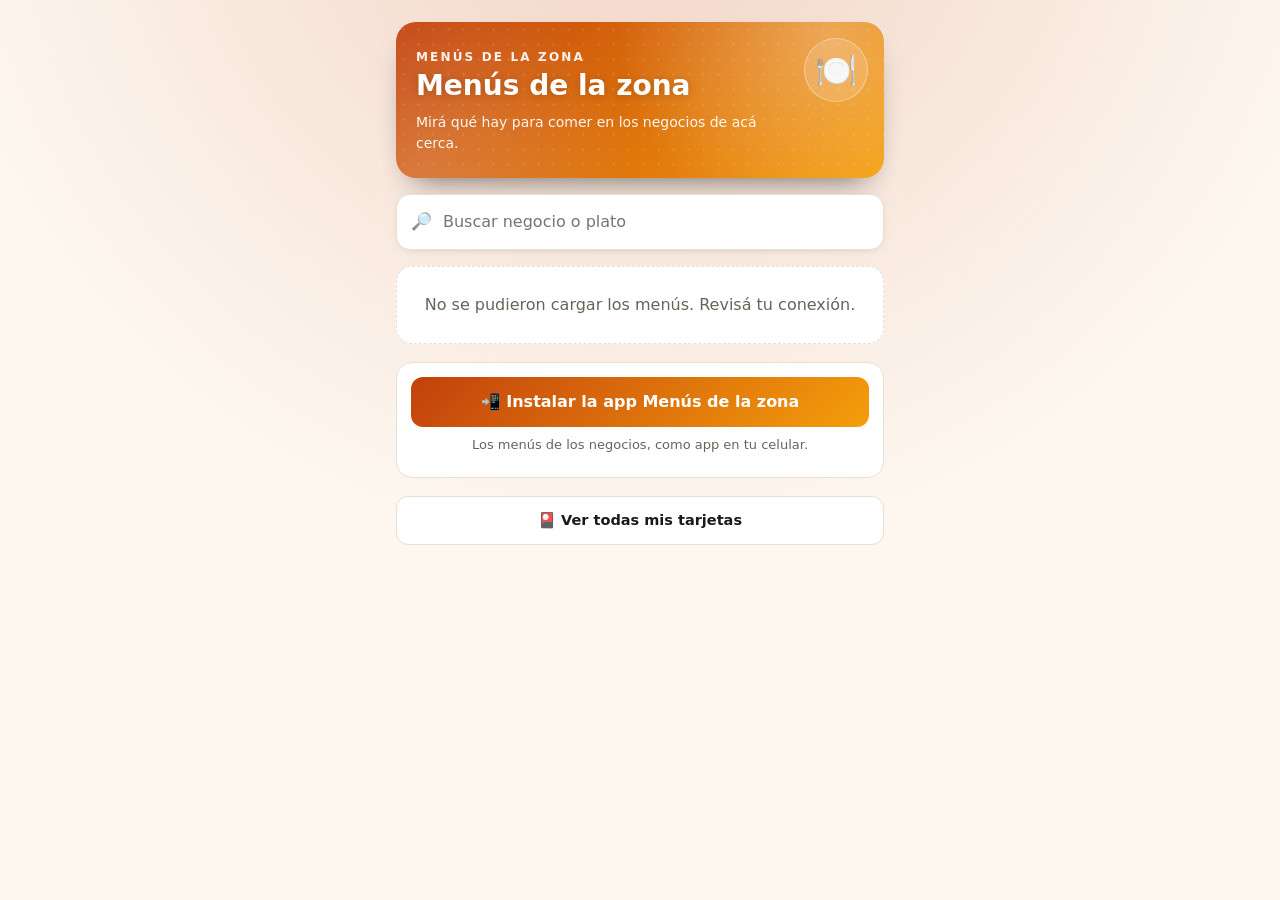
<file: menus/index.html>
<!DOCTYPE html>
<html lang="es">
<head>
<meta charset="utf-8">
<meta http-equiv="Content-Security-Policy" content="default-src 'none'; script-src 'self' 'unsafe-inline'; style-src 'self' 'unsafe-inline'; connect-src https://bnyfhoxrezvotfktrxmb.supabase.co; img-src 'self' data: https://bnyfhoxrezvotfktrxmb.supabase.co; manifest-src 'self'; base-uri 'none'; form-action 'none'">
<meta name="referrer" content="no-referrer">
<meta name="description" content="Mirá los menús de los negocios de tu zona: cafés, rotiserías, hamburgueserías y más.">
<link rel="manifest" href="manifest.json">
<meta name="viewport" content="width=device-width, initial-scale=1">
<meta name="theme-color" content="#c2410c">
<link rel="apple-touch-icon" href="../icon-192.png">
<title>Menús de la zona</title>
<style>
:root{--ac:#c2410c;--ac2:#f59e0b;--ac-ink:#fff;--bg:#fdf7f0;--card:#ffffff;--ink:#1c1917;--mute:#6b6259;--line:#eadfd3;color-scheme:light dark}
@media (prefers-color-scheme:dark){:root{--bg:#17130f;--card:#231d18;--ink:#f5efe8;--mute:#c0b3a5;--line:#3a3029}}
*{box-sizing:border-box}
body{margin:0;background:var(--bg);color:var(--ink);font:16px/1.5 system-ui,-apple-system,Segoe UI,Roboto,sans-serif;min-height:100vh;background-image:radial-gradient(circle at 50% -18%,color-mix(in srgb,var(--ac) 20%,transparent),transparent 58%);background-attachment:fixed}
main{max-width:520px;margin:0 auto;padding:22px 16px 48px}
.bhero{position:relative;overflow:hidden;border-radius:20px;padding:26px 20px 24px;margin:0 0 16px;color:var(--ac-ink);box-shadow:0 16px 32px -18px rgba(0,0,0,.65);background-image:radial-gradient(circle at 88% 6%,rgba(255,255,255,.3),transparent 46%),radial-gradient(circle at 4% 96%,rgba(255,255,255,.2),transparent 44%),linear-gradient(135deg,var(--ac),var(--ac2))}
.bhero::after{content:"";position:absolute;inset:0;background-image:radial-gradient(color-mix(in srgb,var(--ac-ink) 30%,transparent) 1.2px,transparent 1.3px);background-size:15px 15px;opacity:.35;pointer-events:none}
.bhero-ico{position:absolute;z-index:1;right:16px;top:16px;width:64px;height:64px;display:grid;place-items:center;font-size:34px;background:color-mix(in srgb,var(--ac-ink) 15%,transparent);border:1px solid color-mix(in srgb,var(--ac-ink) 35%,transparent);border-radius:50%}
.bhero-k{position:relative;z-index:1;margin:0 0 4px;font-size:12px;font-weight:800;letter-spacing:.18em;text-transform:uppercase;opacity:.92}
.bhero h1{position:relative;z-index:1;margin:0;color:var(--ac-ink);font-size:28px;line-height:1.15;text-shadow:0 1px 8px rgba(0,0,0,.18)}
.bhero-u{position:relative;z-index:1;margin:10px 0 0;font-size:14px;opacity:.94;max-width:78%}
.buscar{position:relative;margin:0 0 16px}
.buscar input{width:100%;padding:15px 16px 15px 46px;border:1px solid var(--line);border-radius:14px;background:var(--card);color:var(--ink);font:inherit;box-shadow:0 2px 12px -8px rgba(0,0,0,.5)}
.buscar input:focus{outline:2px solid color-mix(in srgb,var(--ac) 60%,transparent);outline-offset:1px}
.buscar::before{content:"🔎";position:absolute;left:15px;top:50%;transform:translateY(-50%);font-size:17px;opacity:.7;pointer-events:none}
.nlist{display:grid;gap:14px}
.neg{display:block;text-decoration:none;color:var(--ink);border:1px solid var(--line);border-radius:18px;overflow:hidden;background:var(--card);box-shadow:0 6px 22px -16px rgba(0,0,0,.6);transition:transform .12s ease,box-shadow .12s ease}
.neg:hover{transform:translateY(-2px);box-shadow:0 14px 28px -18px rgba(0,0,0,.7)}
.neg:active{transform:translateY(0)}
.neg-cover{position:relative;min-height:130px;display:flex;align-items:flex-end;background-image:radial-gradient(circle at 90% 0%,rgba(255,255,255,.28),transparent 48%),linear-gradient(135deg,var(--nc,var(--ac)),var(--nc2,var(--ac2)))}
.neg-cover img{position:absolute;inset:0;width:100%;height:100%;object-fit:cover}
.neg-cover::after{content:"";position:absolute;inset:0;background:linear-gradient(to top,rgba(0,0,0,.74),rgba(0,0,0,.18) 60%,transparent);pointer-events:none}
.neg-sign{position:relative;z-index:1;width:100%;padding:12px 15px;display:flex;align-items:center;gap:10px;color:#fff}
.neg-ico{width:44px;height:44px;flex:none;display:grid;place-items:center;font-size:24px;background:rgba(255,255,255,.2);border:1px solid rgba(255,255,255,.35);border-radius:13px;backdrop-filter:blur(3px)}
.neg-t{min-width:0;font-size:21px;font-weight:800;letter-spacing:-.01em;text-shadow:0 2px 10px rgba(0,0,0,.6);overflow:hidden;text-overflow:ellipsis;white-space:nowrap}
.neg-body{padding:13px 15px 15px}
.neg-meta{display:flex;flex-wrap:wrap;gap:6px;margin:0 0 10px}
.tag{font-size:11.5px;font-weight:700;padding:4px 10px;border-radius:999px;background:color-mix(in srgb,var(--ac) 12%,var(--bg));color:color-mix(in srgb,var(--ac) 72%,var(--ink));border:1px solid color-mix(in srgb,var(--ac) 26%,var(--line));white-space:nowrap}
.neg-mute{margin:0;font-size:13.5px;color:var(--mute)}
.neg-cta{display:inline-block;margin-top:11px;padding:11px 16px;border-radius:12px;background:linear-gradient(135deg,var(--nc,var(--ac)),var(--nc2,var(--ac2)));color:#fff;font-weight:700;font-size:14.5px}
.cargando,.vacio{padding:26px 16px;text-align:center;color:var(--mute);border:1px dashed var(--line);border-radius:16px;background:var(--card)}
.pie{margin:22px 0 0;text-align:center;font-size:12.5px;color:var(--mute)}
.instbox{margin:18px 0 0;padding:14px;border:1px solid var(--line);border-radius:16px;background:var(--card);text-align:center}
.instbox button{width:100%;padding:13px 16px;border:0;border-radius:12px;background:linear-gradient(135deg,var(--ac),var(--ac2));color:#fff;font:inherit;font-weight:700;cursor:pointer}
.instbox p{margin:8px 0 0;font-size:13px;color:var(--mute)}
.volver{display:block;margin:18px 0 0;padding:13px 16px;border:1px solid var(--line);border-radius:12px;background:var(--card);color:var(--ink);font-weight:700;text-align:center;text-decoration:none;font-size:14.5px}
.volver:active{transform:translateY(1px)}
@media (prefers-reduced-motion:reduce){.neg{transition:none}.neg:hover{transform:none}}
</style>
</head>
<body>
<main>
<header class="bhero">
  <div class="bhero-ico" aria-hidden="true">🍽️</div>
  <p class="bhero-k">Menús de la zona</p>
  <h1 id="ttl">Menús de la zona</h1>
  <p class="bhero-u">Mirá qué hay para comer en los negocios de acá cerca.</p>
</header>
<div class="buscar"><input id="q" type="search" autocomplete="off" placeholder="Buscar negocio o plato" aria-label="Buscar negocio o plato"></div>
<div id="lista" class="nlist"><div class="cargando">Cargando menús…</div></div>
<div class="instbox" id="inst" hidden><button id="ibtn">📲 Instalar la app Menús de la zona</button><p>Los menús de los negocios, como app en tu celular.</p><p id="imsg" aria-live="polite"></p></div>
<a class="volver" href="../tarjetas/">🎴 Ver todas mis tarjetas</a>
<p class="pie" id="pie">Actualizado automáticamente.</p>
</main>
<script>
const SUPABASE_URL = "https://bnyfhoxrezvotfktrxmb.supabase.co";
const SUPABASE_KEY = "sb_publishable_tSt87CXb32Up5zSTfgTfZg_uVVMXuuS";
const $l = document.getElementById('lista'), $q = document.getElementById('q');
const esc = s => String(s ?? '').replace(/[&<>"']/g, c => ({'&':'&amp;','<':'&lt;','>':'&gt;','"':'&quot;',"'":'&#39;'}[c]));
const norm = s => String(s ?? '').toLowerCase().normalize('NFD').replace(/[\u0300-\u036f]/g, '');
async function rpc(fn, args) {
  const r = await fetch(SUPABASE_URL + '/rest/v1/rpc/' + fn, {
    method: 'POST',
    headers: { apikey: SUPABASE_KEY, Authorization: 'Bearer ' + SUPABASE_KEY, 'Content-Type': 'application/json' },
    body: JSON.stringify(args || {})
  });
  const d = await r.json().catch(() => null);
  if (!r.ok) {
    const err = new Error((d && d.message) || 'Error de conexión');
    err.status = r.status;
    err.code = (d && d.code) || '';
    throw err;
  }
  return d;
}
function colorSeguro(c, alt) { return /^#[0-9a-f]{6}$/i.test(String(c || '')) ? c : alt; }
function tarjeta(b) {
  const cover = String(b.cover || '').trim();
  const ico = String(b.emoji || '').trim() || '🍽️';
  const tags = (b.categories || []).slice(0, 4).map(c => `<span class="tag">${esc(c)}</span>`).join('');
  const cat = (b.categories || []).length > 4 ? `<span class="tag">+${(b.categories || []).length - 4} más</span>` : '';
  const dir = b.address ? `<p class="neg-mute">📍 ${esc(b.address)}</p>` : '';
  const c1 = colorSeguro(b.color, '#c2410c'), c2 = colorSeguro(b.color2, '#f59e0b');
  return `<a class="neg" href="../?b=${encodeURIComponent(b.slug)}&menu=1" style="--nc:${c1};--nc2:${c2}">
    <div class="neg-cover">${cover ? `<img src="${esc(cover)}" alt="" loading="lazy" onerror="this.remove()">` : ''}
      <div class="neg-sign"><span class="neg-ico" aria-hidden="true">${esc(ico)}</span><span class="neg-t">${esc(b.name)}</span></div>
    </div>
    <div class="neg-body">${tags || cat ? `<div class="neg-meta">${tags}${cat}</div>` : ''}
      ${dir}
      <p class="neg-mute">${b.items} producto${b.items === 1 ? '' : 's'} en el menú</p>
      <span class="neg-cta">Ver el menú →</span>
    </div></a>`;
}
let timer = null;
async function cargar() {
  try {
    const r = await rpc('get_menu_directory', { p_q: $q.value.trim() });
    const bs = (r && r.businesses) || [];
    if (!bs.length) {
      $l.innerHTML = `<div class="vacio">${$q.value.trim() ? 'No encontramos nada con ese texto.' : 'Todavía no hay menús cargados.'}</div>`;
    } else {
      $l.innerHTML = bs.map(tarjeta).join('');
    }
    document.getElementById('pie').textContent = bs.length + (bs.length === 1 ? ' negocio' : ' negocios') + ' con menú.';
  } catch (e) {
    /* Si la función del directorio todavía no está creada en la base,
       avisamos claro en vez de decir "revisá tu conexión". */
    const faltaFuncion = e && (e.code === 'PGRST202' || e.status === 404);
    $l.innerHTML = faltaFuncion
      ? '<div class="vacio">El directorio de menús todavía no está activado.<br>Pedile al negocio que lo active desde su panel.</div>'
      : '<div class="vacio">No se pudieron cargar los menús. Revisá tu conexión.</div>';
    document.getElementById('pie').textContent = '';
  }
}
$q.oninput = () => { clearTimeout(timer); timer = setTimeout(cargar, 220); };
cargar();
/* ---- Instalar la app (independiente del resto) ---- */
const yaInstalada = () => matchMedia('(display-mode: standalone)').matches || navigator.standalone === true;
const esIOS = () => /iphone|ipad|ipod/i.test(navigator.userAgent) || (navigator.platform === 'MacIntel' && navigator.maxTouchPoints > 1);
let inst = null;
addEventListener('beforeinstallprompt', e => { e.preventDefault(); inst = e; });
if (!yaInstalada()) document.getElementById('inst').hidden = false;
document.getElementById('ibtn').onclick = () => {
  const msg = document.getElementById('imsg');
  if (inst) { inst.prompt(); inst = null; msg.textContent = ''; return; }
  if (yaInstalada()) { msg.textContent = 'Ya la tenés instalada.'; return; }
  const pc = !esIOS() && !/android/i.test(navigator.userAgent);
  msg.innerHTML = esIOS()
    ? 'Tocá <b>Compartir</b> (el cuadradito con la flecha) y elegí <b>“Agregar a pantalla de inicio”</b>.'
    : pc
      ? 'En <b>Chrome de la compu</b>: buscá el ícono de <b>instalar</b> a la derecha de la barra de direcciones (una pantallita con una flecha ↓). Si no lo ves, abrí el menú <b>⋮</b> y elegí <b>“Instalar aplicación”</b>.'
      : 'Abrí el menú del navegador (⋮) y elegí <b>“Instalar aplicación”</b> o <b>“Agregar a pantalla de inicio”</b>.';
};
if ('serviceWorker' in navigator) navigator.serviceWorker.register('sw.js', { scope: './' }).catch(() => {});
</script>
</body>
</html>
</file>
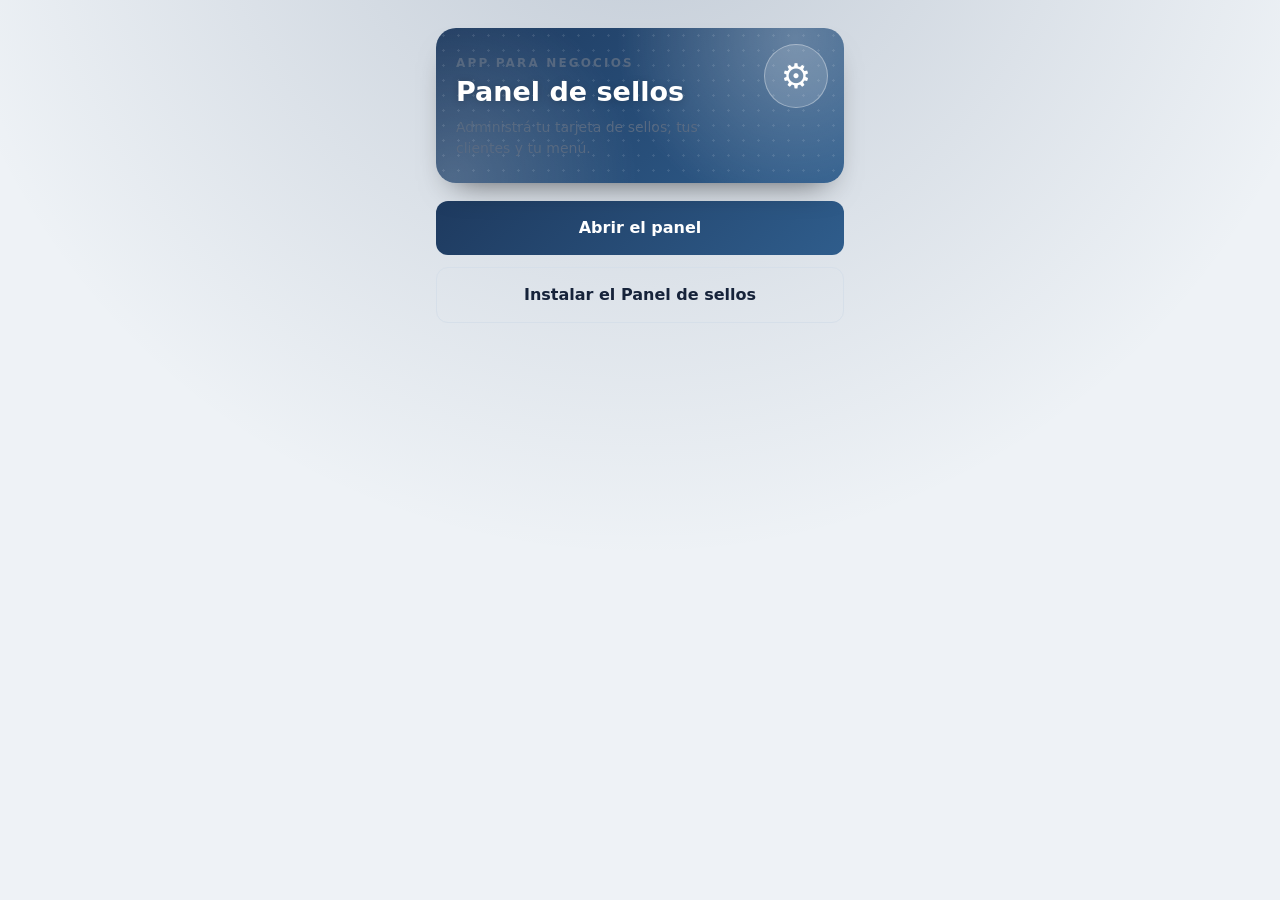
<file: panel/index.html>
<!DOCTYPE html>
<html lang="es">
<head>
<meta charset="utf-8">
<meta http-equiv="Content-Security-Policy" content="default-src 'none'; script-src 'self' 'unsafe-inline'; style-src 'unsafe-inline'; connect-src https://bnyfhoxrezvotfktrxmb.supabase.co; img-src 'self' data:; manifest-src 'self'; worker-src 'self'; media-src blob: mediastream:; base-uri 'none'; form-action 'none'">
<meta name="referrer" content="no-referrer">
<meta name="robots" content="noindex">
<meta name="description" content="Panel de sellos del negocio: sumá sellos, mirá tus clientes y editá tu menú.">
<link rel="manifest" href="manifest.json">
<meta name="viewport" content="width=device-width, initial-scale=1">
<title>Panel de sellos</title>
<style>
:root{--ac:#1e3a5f;--ac2:#2f5d8c;--ac-ink:#fff;--bg:#eef2f6;--card:#ffffff;--ink:#16233a;--mute:#5a6b82;--line:#d6dfe9;color-scheme:light dark}
@media (prefers-color-scheme:dark){:root{--bg:#131a24;--card:#1c2735;--ink:#e9eff7;--mute:#9fb0c5;--line:#2d3c4e}}
*{box-sizing:border-box}
body{margin:0;background:var(--bg);color:var(--ink);font:16px/1.5 system-ui,-apple-system,Segoe UI,Roboto,sans-serif;min-height:100vh;background-image:radial-gradient(circle at 50% -18%,color-mix(in srgb,var(--ac) 22%,transparent),transparent 58%);background-attachment:fixed}
main{max-width:440px;margin:0 auto;padding:28px 16px 40px}
.bhero{position:relative;overflow:hidden;border-radius:20px;padding:26px 20px 24px;margin:0 0 18px;color:var(--ac-ink);box-shadow:0 16px 32px -18px rgba(0,0,0,.65);background-image:radial-gradient(circle at 88% 6%,rgba(255,255,255,.28),transparent 46%),radial-gradient(circle at 4% 96%,rgba(255,255,255,.2),transparent 44%),linear-gradient(135deg,var(--ac),var(--ac2))}
.bhero::after{content:"";position:absolute;inset:0;background-image:radial-gradient(color-mix(in srgb,var(--ac-ink) 30%,transparent) 1.2px,transparent 1.3px);background-size:15px 15px;opacity:.35;pointer-events:none}
.bhero-ico{position:absolute;z-index:1;right:16px;top:16px;width:64px;height:64px;display:grid;place-items:center;font-size:34px;background:color-mix(in srgb,var(--ac-ink) 15%,transparent);border:1px solid color-mix(in srgb,var(--ac-ink) 35%,transparent);border-radius:50%}
.bhero-k{position:relative;z-index:1;margin:0 0 4px;font-size:12px;font-weight:800;letter-spacing:.18em;text-transform:uppercase;opacity:.92}
.bhero h1{position:relative;z-index:1;margin:0;color:var(--ac-ink);font-size:27px;line-height:1.15;text-shadow:0 1px 8px rgba(0,0,0,.18)}
.bhero-u{position:relative;z-index:1;margin:10px 0 0;font-size:14px;opacity:.94;max-width:78%}
p{margin:0 0 14px;color:var(--mute)}
button,.btn{display:block;width:100%;padding:15px 16px;border:0;border-radius:12px;background:linear-gradient(135deg,var(--ac),var(--ac2));color:#fff;font:inherit;font-weight:700;cursor:pointer;text-align:center;text-decoration:none;margin-top:12px;transition:transform .12s ease,box-shadow .12s ease,filter .12s ease}
button:not(.alt):hover,.btn:not(.alt):hover{filter:brightness(1.06);box-shadow:0 10px 24px -12px color-mix(in srgb,var(--ac) 85%,transparent)}
button:not(.alt):active{transform:scale(.985)}
.btn.alt{background:transparent;color:var(--ink);border:1px solid var(--line)}
.aviso{margin-top:16px;padding:14px;border:1px solid var(--line);border-radius:14px;background:var(--card);font-size:14px;color:var(--mute);box-shadow:0 2px 10px -7px rgba(0,0,0,.4)}
.aviso b{color:var(--ink)}
</style>
</head>
<body>
<main>
<header class="bhero">
  <div class="bhero-ico" aria-hidden="true">⚙️</div>
  <p class="bhero-k">App para negocios</p>
  <h1>Panel de sellos</h1>
  <p class="bhero-u">Administrá tu tarjeta de sellos, tus clientes y tu menú.</p>
</header>
<button class="btn" id="irapp">Abrir el panel</button>
<button class="btn alt" id="inst" hidden>Instalar el Panel de sellos</button>
<div class="aviso" id="ayuda" hidden></div>
</main>
<script>
  /* Arma a dónde ir. Si el link ya trae el negocio (?b=pepe), se usa ese; si no,
     el último negocio guardado en este celular. Así el mismo panel sirve para
     todos los negocios: cada uno recibe su propio link. */
  function negocioDelLink() {
    var m = location.search.match(/[?&]b=([^&]+)/);
    if (!m) return '';
    try { return decodeURIComponent(m[1]); } catch (e) { return ''; }
  }
  function destino() {
    var s = negocioDelLink();
    if (!s) { try { s = localStorage.getItem('panel_slug') || ''; } catch (e) {} }
    return s ? ('../?b=' + encodeURIComponent(s) + '&panel=1') : '../?panel=1';
  }
  /* Cuando llega con ?b=, lo guardamos como el último negocio: la próxima vez
     que abra la app instalada, ya sabe a cuál entrar. */
  var delLink = negocioDelLink();
  if (delLink && /^[a-z0-9-]{2,40}$/.test(delLink.toLowerCase())) {
    try { localStorage.setItem('panel_slug', delLink.toLowerCase()); } catch (e) {}
  }
  document.getElementById('irapp').onclick = function () { location.href = destino(); };

  var btn = document.getElementById('inst'), ayuda = document.getElementById('ayuda');
  var ev = null;
  addEventListener('beforeinstallprompt', function (e) { e.preventDefault(); ev = e; btn.hidden = false; });
  /* En Chrome de computadora el aviso automático casi nunca aparece: mostramos
     igual el botón para que la persona vea cómo instalarla. */
  if (!(matchMedia('(display-mode: standalone)').matches || navigator.standalone)) btn.hidden = false;
  btn.onclick = function () {
    if (ev) { ev.prompt(); ev = null; btn.hidden = true; return; }
    ayuda.hidden = false;
    var pc = !/iphone|ipad|ipod|android/i.test(navigator.userAgent);
    ayuda.innerHTML = pc
      ? 'En <b>Chrome de la compu</b>: mirá a la derecha de la barra de direcciones, donde está el ícono de <b>instalar</b> (una pantallita con una flecha ↓). Si no lo ves, abrí el menú <b>⋮</b> y elegí <b>“Instalar aplicación”</b>. Se abre en su propia ventana, como un programa.'
      : 'Tocá el menú del navegador (⋮ en Android, o <b>Compartir</b> en iPhone) y elegí <b>“Instalar aplicación”</b> o <b>“Agregar a pantalla de inicio”</b>.';
  };
  if ('serviceWorker' in navigator) navigator.serviceWorker.register('sw.js', { scope: './' }).catch(function () {});
  if (matchMedia('(display-mode: standalone)').matches || navigator.standalone) location.replace(destino());
</script>
</body>
</html>
</file>
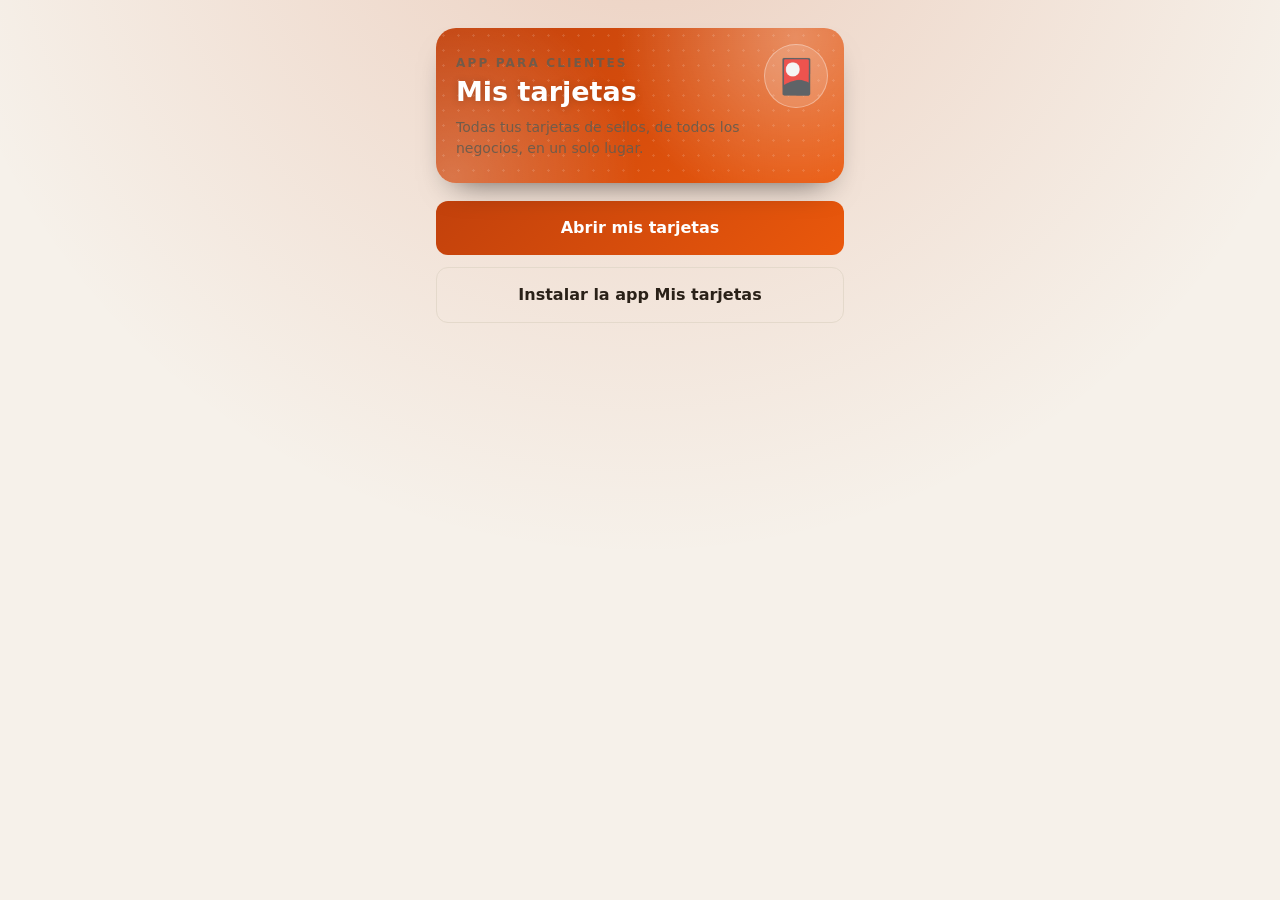
<file: tarjetas/index.html>
<!DOCTYPE html>
<html lang="es">
<head>
<meta charset="utf-8">
<meta http-equiv="Content-Security-Policy" content="default-src 'none'; script-src 'self' 'unsafe-inline'; style-src 'unsafe-inline'; connect-src https://bnyfhoxrezvotfktrxmb.supabase.co; img-src 'self' data:; manifest-src 'self'; worker-src 'self'; media-src blob: mediastream:; base-uri 'none'; form-action 'none'">
<meta name="referrer" content="no-referrer">
<meta name="robots" content="noindex">
<meta name="description" content="Mis tarjetas: todas tus tarjetas de sellos de todos los negocios en un solo lugar.">
<link rel="manifest" href="manifest.json">
<meta name="viewport" content="width=device-width, initial-scale=1">
<title>Mis tarjetas</title>
<style>
:root{--ac:#c2410c;--ac2:#ea580c;--ac-ink:#fff;--bg:#f6f1ea;--card:#fffdf9;--ink:#2a2118;--mute:#6b5c4d;--line:#e4d9cb;color-scheme:light dark}
@media (prefers-color-scheme:dark){:root{--bg:#1c1713;--card:#272019;--ink:#f3ebe0;--mute:#b3a493;--line:#3a3128}}
*{box-sizing:border-box}
body{margin:0;background:var(--bg);color:var(--ink);font:16px/1.5 system-ui,-apple-system,Segoe UI,Roboto,sans-serif;min-height:100vh;background-image:radial-gradient(circle at 50% -18%,color-mix(in srgb,var(--ac) 20%,transparent),transparent 58%);background-attachment:fixed}
main{max-width:440px;margin:0 auto;padding:28px 16px 40px}
.bhero{position:relative;overflow:hidden;border-radius:20px;padding:26px 20px 24px;margin:0 0 18px;color:var(--ac-ink);box-shadow:0 16px 32px -18px rgba(0,0,0,.65);background-image:radial-gradient(circle at 88% 6%,rgba(255,255,255,.35),transparent 46%),radial-gradient(circle at 4% 96%,rgba(255,255,255,.25),transparent 44%),linear-gradient(135deg,var(--ac),var(--ac2))}
.bhero::after{content:"";position:absolute;inset:0;background-image:radial-gradient(color-mix(in srgb,var(--ac-ink) 32%,transparent) 1.2px,transparent 1.3px);background-size:15px 15px;opacity:.4;pointer-events:none}
.bhero-ico{position:absolute;z-index:1;right:16px;top:16px;width:64px;height:64px;display:grid;place-items:center;font-size:34px;background:color-mix(in srgb,var(--ac-ink) 15%,transparent);border:1px solid color-mix(in srgb,var(--ac-ink) 35%,transparent);border-radius:50%}
.bhero-k{position:relative;z-index:1;margin:0 0 4px;font-size:12px;font-weight:800;letter-spacing:.18em;text-transform:uppercase;opacity:.92}
.bhero h1{position:relative;z-index:1;margin:0;color:var(--ac-ink);font-size:27px;line-height:1.15;text-shadow:0 1px 8px rgba(0,0,0,.18)}
.bhero-u{position:relative;z-index:1;margin:10px 0 0;font-size:14px;opacity:.94;max-width:78%}
p{margin:0 0 14px;color:var(--mute)}
button,.btn{display:block;width:100%;padding:15px 16px;border:0;border-radius:12px;background:linear-gradient(135deg,var(--ac),var(--ac2));color:#fff;font:inherit;font-weight:700;cursor:pointer;text-align:center;text-decoration:none;margin-top:12px;transition:transform .12s ease,box-shadow .12s ease,filter .12s ease}
button:not(.alt):hover,.btn:not(.alt):hover{filter:brightness(1.06);box-shadow:0 10px 24px -12px color-mix(in srgb,var(--ac) 85%,transparent)}
button:not(.alt):active{transform:scale(.985)}
.btn.alt{background:transparent;color:var(--ink);border:1px solid var(--line)}
.aviso{margin-top:16px;padding:14px;border:1px solid var(--line);border-radius:14px;background:var(--card);font-size:14px;color:var(--mute);box-shadow:0 2px 10px -7px rgba(0,0,0,.4)}
.aviso b{color:var(--ink)}
</style>
</head>
<body>
<main>
<header class="bhero">
  <div class="bhero-ico" aria-hidden="true">🎴</div>
  <p class="bhero-k">App para clientes</p>
  <h1>Mis tarjetas</h1>
  <p class="bhero-u">Todas tus tarjetas de sellos, de todos los negocios, en un solo lugar.</p>
</header>
<button class="btn" id="irapp">Abrir mis tarjetas</button>
<button class="btn alt" id="inst" hidden>Instalar la app Mis tarjetas</button>
<div class="aviso" id="ayuda" hidden></div>
</main>
<script>
  /* Si el link trae el negocio (?b=pepe), "Abrir mis tarjetas" va derecho a la
     tarjeta de ese negocio; si no, a la lista de todas las tarjetas. */
  function negocioDelLink() {
    var m = location.search.match(/[?&]b=([^&]+)/);
    if (!m) return '';
    try { return decodeURIComponent(m[1]); } catch (e) { return ''; }
  }
  function destino() {
    var s = negocioDelLink();
    return (s && /^[a-z0-9-]{2,40}$/i.test(s)) ? ('../?b=' + encodeURIComponent(s.toLowerCase())) : '../?mis-tarjetas';
  }
  document.getElementById('irapp').onclick = function () { location.href = destino(); };

  var btn = document.getElementById('inst'), ayuda = document.getElementById('ayuda');
  var ev = null;
  addEventListener('beforeinstallprompt', function (e) { e.preventDefault(); ev = e; btn.hidden = false; });
  /* En Chrome de computadora el aviso automático casi nunca aparece: mostramos
     igual el botón para que la persona vea cómo instalarla. */
  if (!(matchMedia('(display-mode: standalone)').matches || navigator.standalone)) btn.hidden = false;
  btn.onclick = function () {
    if (ev) { ev.prompt(); ev = null; btn.hidden = true; return; }
    ayuda.hidden = false;
    var pc = !/iphone|ipad|ipod|android/i.test(navigator.userAgent);
    ayuda.innerHTML = pc
      ? 'En <b>Chrome de la compu</b>: mirá a la derecha de la barra de direcciones, donde está el ícono de <b>instalar</b> (una pantallita con una flecha ↓). Si no lo ves, abrí el menú <b>⋮</b> y elegí <b>“Instalar aplicación”</b>. Se abre en su propia ventana, como un programa.'
      : 'Tocá el menú del navegador (⋮ en Android, o <b>Compartir</b> en iPhone) y elegí <b>“Instalar aplicación”</b> o <b>“Agregar a pantalla de inicio”</b>.';
  };
  if ('serviceWorker' in navigator) navigator.serviceWorker.register('sw.js', { scope: './' }).catch(function () {});
  if (matchMedia('(display-mode: standalone)').matches || navigator.standalone) location.replace(destino());
</script>
</body>
</html>
</file>
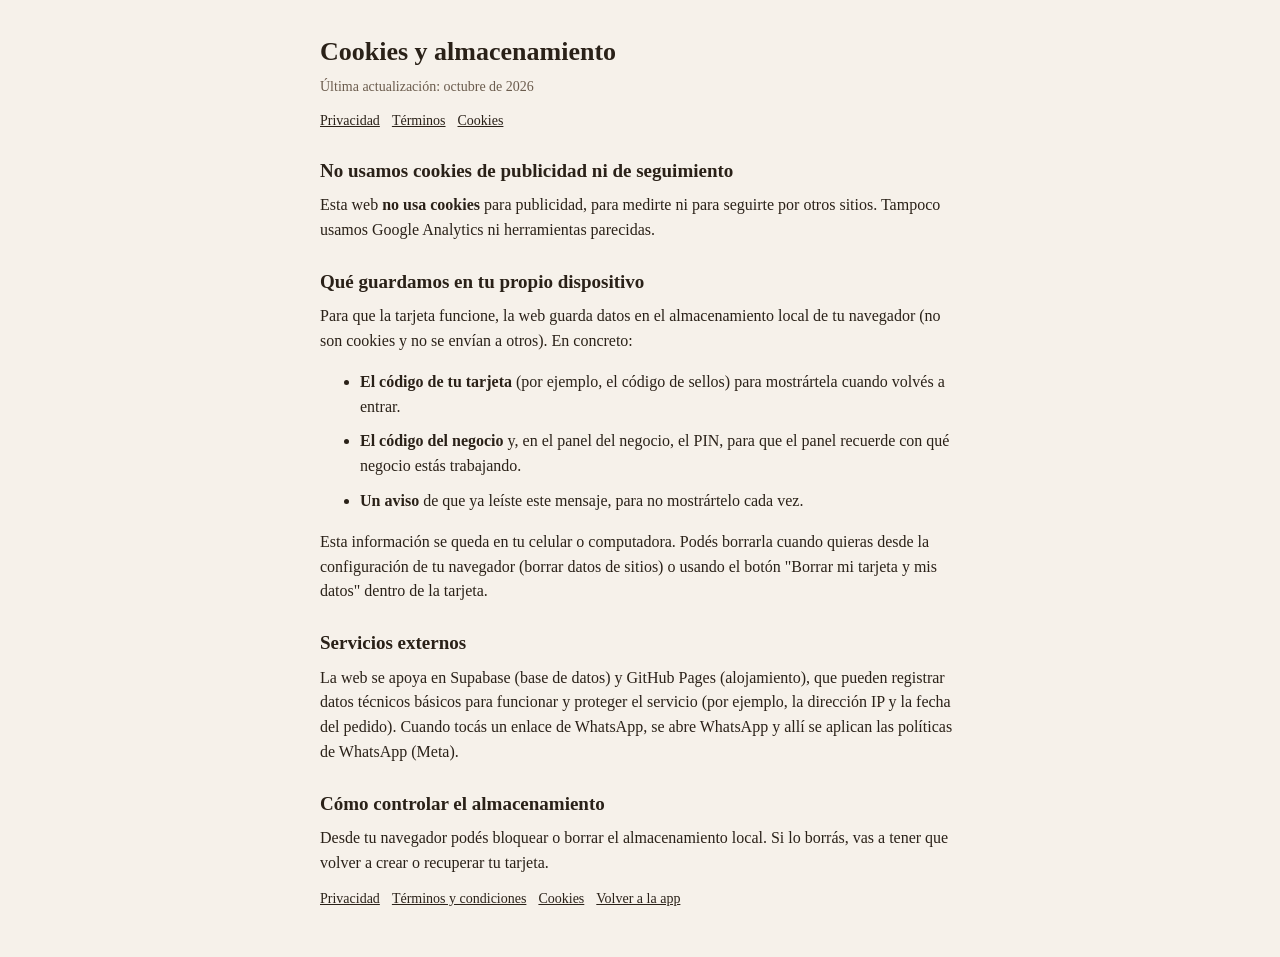
<file: cookies.html>
<!DOCTYPE html>
<html lang="es">
<head>
<meta charset="utf-8">
<meta http-equiv="Content-Security-Policy" content="default-src 'none'; style-src 'unsafe-inline'; img-src 'self' data:; base-uri 'none'; form-action 'none'">
<meta name="referrer" content="no-referrer">
<meta name="viewport" content="width=device-width, initial-scale=1">
<meta name="description" content="Política de cookies y almacenamiento local de la tarjeta de sellos.">
<meta name="color-scheme" content="light dark">
<title>Cookies y almacenamiento - Tarjeta de sellos</title>
<style>
:root{--bg:#f6f1ea;--card:#fffdf9;--ink:#2a2118;--mute:#6b5c4d;--line:#e4d9cb;color-scheme:light dark}
@media (prefers-color-scheme:dark){:root{--bg:#1c1713;--card:#272019;--ink:#f3ebe0;--mute:#b3a493;--line:#3a3128}}
body{margin:0;background:var(--bg);color:var(--ink);font:16px/1.55 Georgia,'Times New Roman',serif}
main{max-width:640px;margin:0 auto;padding:24px 16px 48px}
h1{font-size:26px;margin:8px 0 4px}h2{font-size:19px;margin:24px 0 8px}
p,li{margin:0 0 10px}.mute{color:var(--mute);font-size:14px}
a{color:inherit}
a:focus-visible{outline:3px solid var(--ink);outline-offset:2px}
nav{font-size:14px;margin:12px 0 0}
nav a{margin-right:12px}
</style>
</head>
<body>
<main>
<h1>Cookies y almacenamiento</h1>
<p class="mute">Última actualización: octubre de 2026</p>
<nav aria-label="Páginas legales"><a href="privacidad.html">Privacidad</a><a href="terminos.html">Términos</a><a href="cookies.html">Cookies</a></nav>

<h2>No usamos cookies de publicidad ni de seguimiento</h2>
<p>Esta web <b>no usa cookies</b> para publicidad, para medirte ni para seguirte por otros sitios. Tampoco usamos Google Analytics ni herramientas parecidas.</p>

<h2>Qué guardamos en tu propio dispositivo</h2>
<p>Para que la tarjeta funcione, la web guarda datos en el almacenamiento local de tu navegador (no son cookies y no se envían a otros). En concreto:</p>
<ul>
<li><b>El código de tu tarjeta</b> (por ejemplo, el código de sellos) para mostrártela cuando volvés a entrar.</li>
<li><b>El código del negocio</b> y, en el panel del negocio, el PIN, para que el panel recuerde con qué negocio estás trabajando.</li>
<li><b>Un aviso</b> de que ya leíste este mensaje, para no mostrártelo cada vez.</li>
</ul>
<p>Esta información se queda en tu celular o computadora. Podés borrarla cuando quieras desde la configuración de tu navegador (borrar datos de sitios) o usando el botón "Borrar mi tarjeta y mis datos" dentro de la tarjeta.</p>

<h2>Servicios externos</h2>
<p>La web se apoya en Supabase (base de datos) y GitHub Pages (alojamiento), que pueden registrar datos técnicos básicos para funcionar y proteger el servicio (por ejemplo, la dirección IP y la fecha del pedido). Cuando tocás un enlace de WhatsApp, se abre WhatsApp y allí se aplican las políticas de WhatsApp (Meta).</p>

<h2>Cómo controlar el almacenamiento</h2>
<p>Desde tu navegador podés bloquear o borrar el almacenamiento local. Si lo borrás, vas a tener que volver a crear o recuperar tu tarjeta.</p>

<nav aria-label="Páginas legales"><a href="privacidad.html">Privacidad</a><a href="terminos.html">Términos y condiciones</a><a href="cookies.html">Cookies</a><a href="./">Volver a la app</a></nav>
</main>
</body>
</html>
</file>
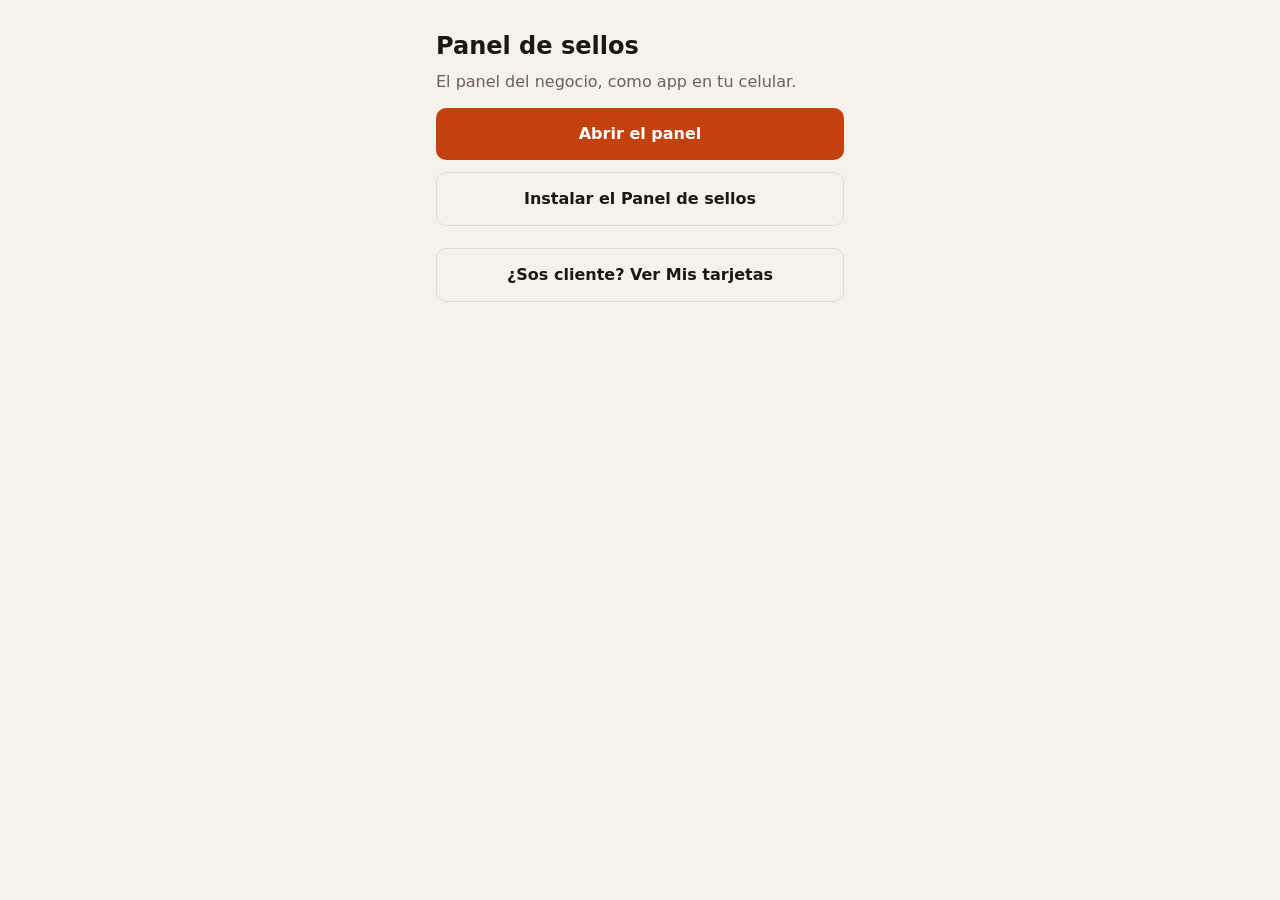
<file: panel.html>
<!DOCTYPE html>
<html lang="es">
<head>
<meta charset="utf-8">
<meta http-equiv="Content-Security-Policy" content="default-src 'none'; script-src 'self' 'unsafe-inline'; style-src 'unsafe-inline'; connect-src https://bnyfhoxrezvotfktrxmb.supabase.co; img-src 'self' data:; manifest-src 'self'; worker-src 'self'; media-src blob: mediastream:; base-uri 'none'; form-action 'none'">
<meta name="referrer" content="no-referrer">
<meta name="robots" content="noindex">
<meta name="description" content="Panel de sellos del negocio: sumá sellos, mirá tus clientes y editá tu menú.">
<link rel="manifest" href="manifest-panel.json">
<meta name="viewport" content="width=device-width, initial-scale=1">
<title>Panel de sellos</title>
<style>
:root{--ac:#c2410c;--bg:#f6f1ea;--card:#fff;--ink:#1c1713;--mute:#6b6257;--line:#e4dbd0}
*{box-sizing:border-box}
body{margin:0;background:var(--bg);color:var(--ink);font:16px/1.5 system-ui,-apple-system,Segoe UI,Roboto,sans-serif}
main{max-width:440px;margin:0 auto;padding:28px 16px 40px}
h1{font-size:24px;margin:0 0 6px}
p{margin:0 0 14px;color:var(--mute)}
button,.btn{display:block;width:100%;padding:14px 16px;border:0;border-radius:10px;background:var(--ac);color:#fff;font:inherit;font-weight:700;cursor:pointer;text-align:center;text-decoration:none;margin-top:12px}
.btn.alt{background:transparent;color:var(--ink);border:1px solid var(--line)}
.aviso{margin-top:16px;padding:12px;border:1px solid var(--line);border-radius:10px;background:var(--card);font-size:14px;color:var(--mute)}
.aviso b{color:var(--ink)}
</style>
</head>
<body>
<main>
<h1>Panel de sellos</h1>
<p>El panel del negocio, como app en tu celular.</p>
<button class="btn" id="irapp">Abrir el panel</button>
<button class="btn alt" id="inst" hidden>Instalar el Panel de sellos</button>
<div class="aviso" id="ayuda" hidden></div>
<a class="btn alt" href="./?mis-tarjetas" style="margin-top:22px">¿Sos cliente? Ver Mis tarjetas</a>
</main>
<script>
  /* El negocio al que hay que entrar: el que ya se guardó antes en este celular. */
  function destino() {
    var s = '';
    try { s = localStorage.getItem('panel_slug') || ''; } catch (e) {}
    return s ? ('./?b=' + encodeURIComponent(s) + '&panel=1') : './?panel=1';
  }
  var ir = document.getElementById('irapp');
  ir.onclick = function () { location.href = destino(); };

  var btn = document.getElementById('inst'), ayuda = document.getElementById('ayuda');
  var ev = null;
  addEventListener('beforeinstallprompt', function (e) { e.preventDefault(); ev = e; btn.hidden = false; });
  btn.onclick = function () {
    if (ev) { ev.prompt(); ev = null; btn.hidden = true; return; }
    ayuda.hidden = false;
    ayuda.innerHTML = 'Tocá el menú del navegador (⋮ en Android, o <b>Compartir</b> en iPhone) y elegí <b>“Instalar aplicación”</b> o <b>“Agregar a pantalla de inicio”</b>.';
  };
  /* Si el navegador ya la tiene instalada, no mostramos nada. */
  if (matchMedia('(display-mode: standalone)').matches || navigator.standalone) location.replace(destino());

  if ('serviceWorker' in navigator) navigator.serviceWorker.register('sw.js').catch(function () {});
</script>
</body>
</html>
</file>
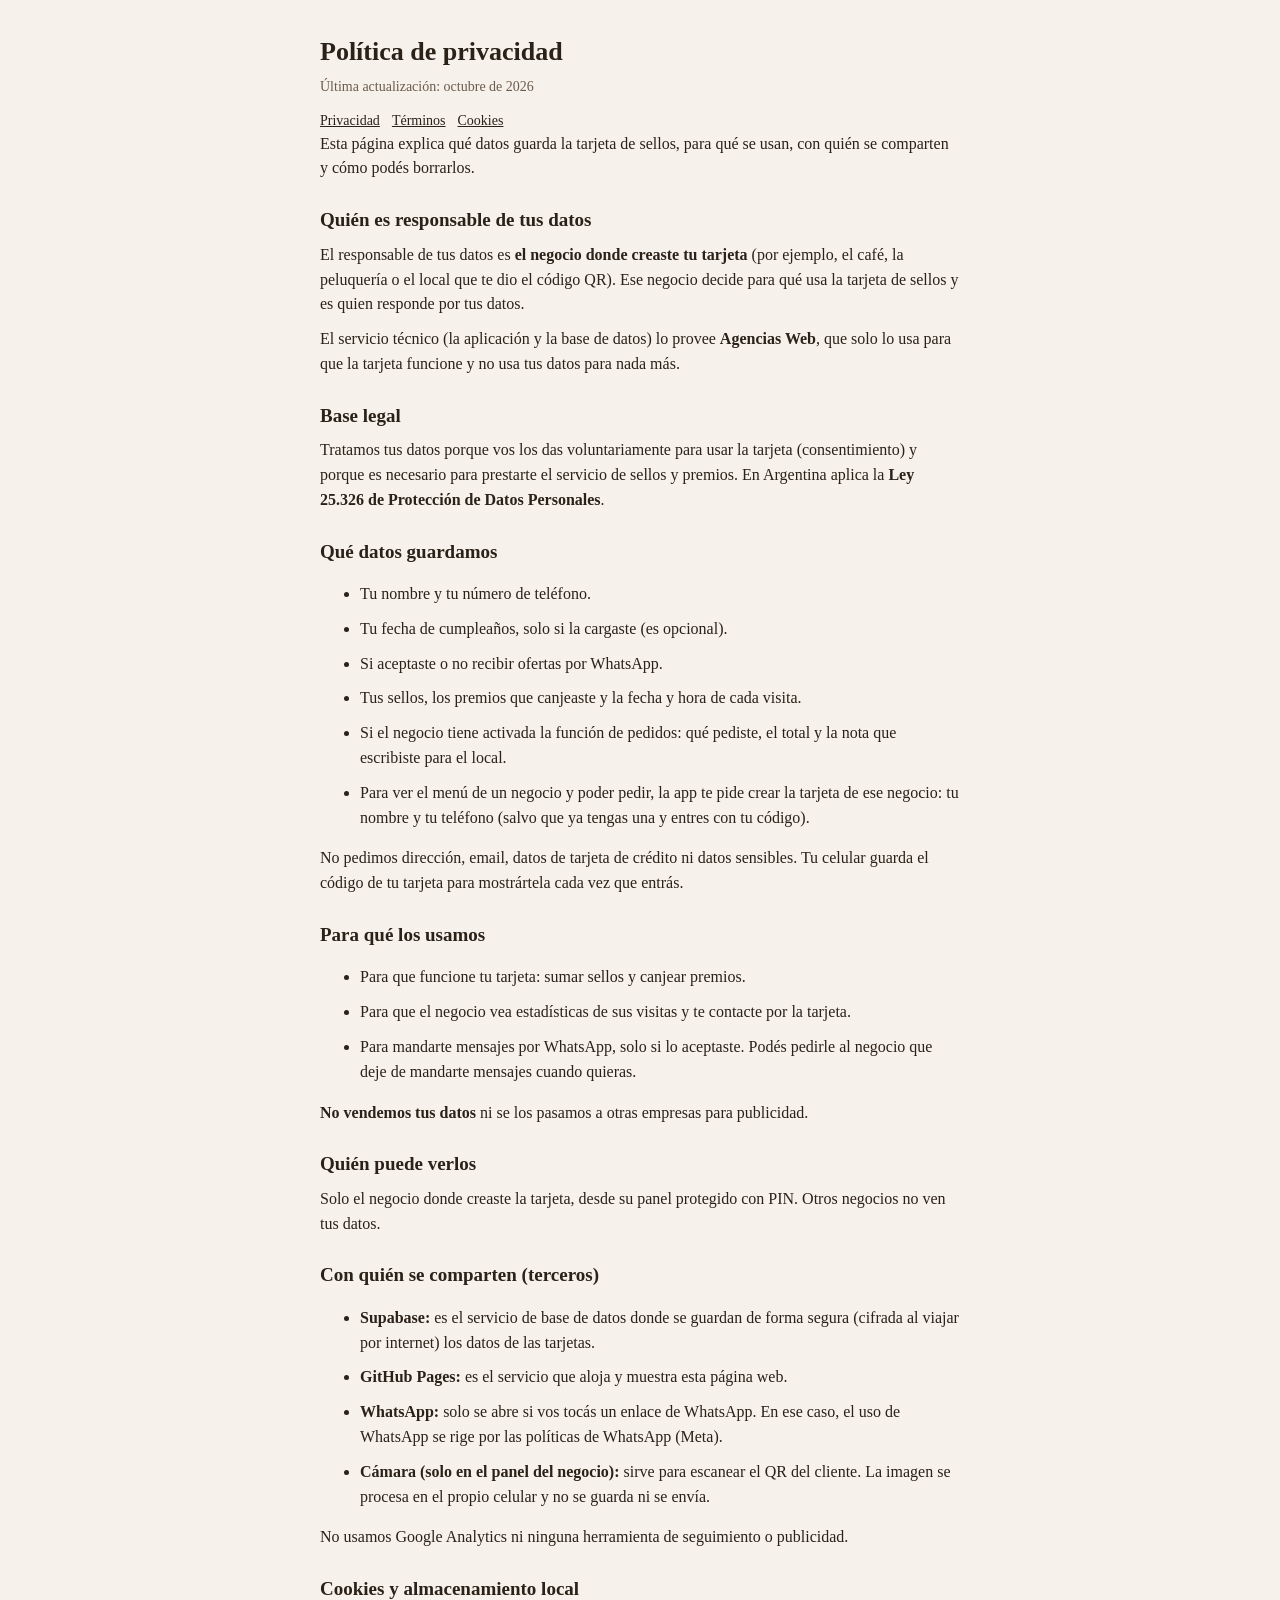
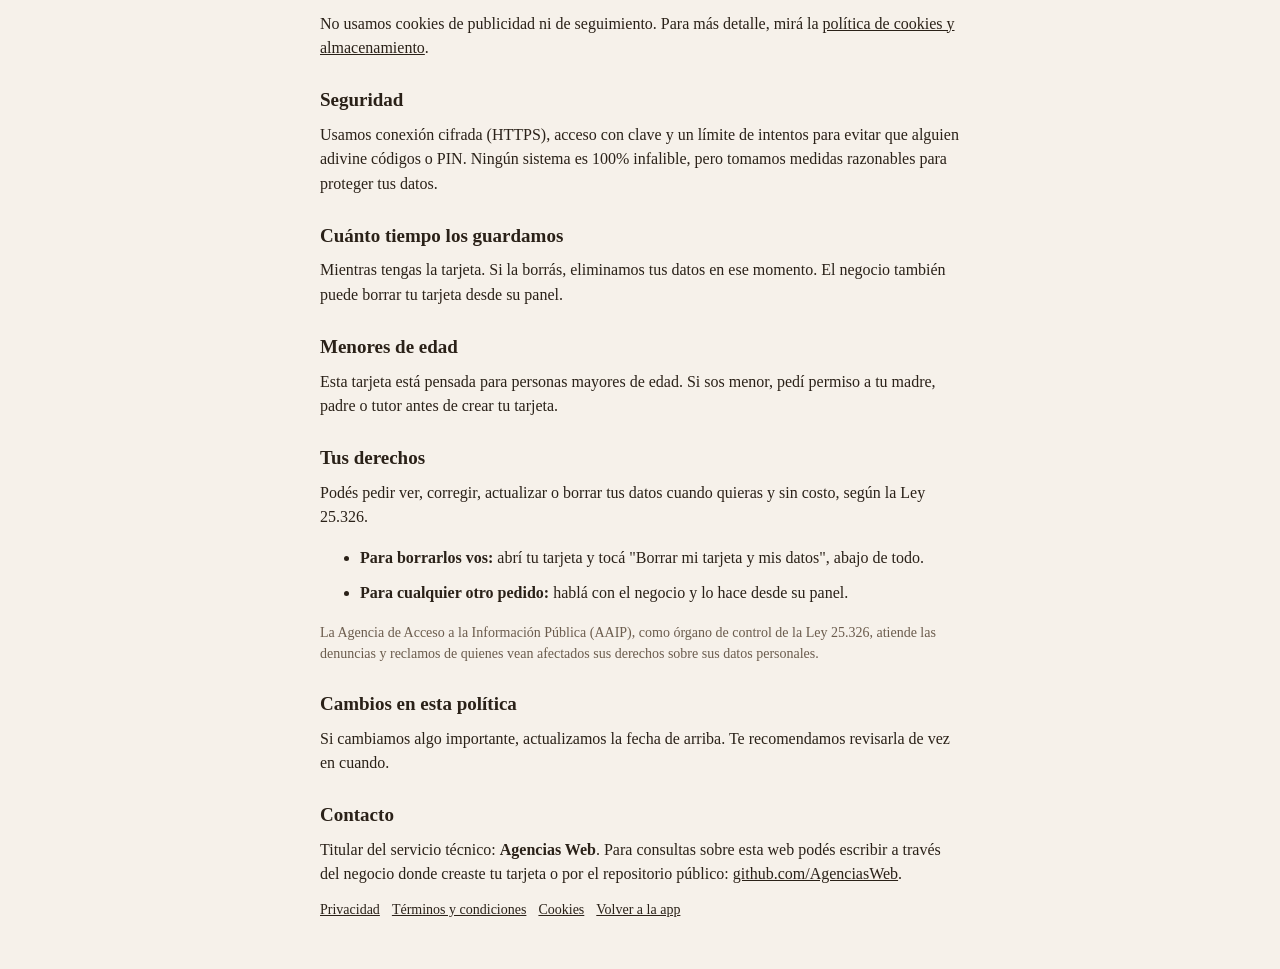
<file: privacidad.html>
<!DOCTYPE html>
<html lang="es">
<head>
<meta charset="utf-8">
<meta http-equiv="Content-Security-Policy" content="default-src 'none'; style-src 'unsafe-inline'; img-src 'self' data:; base-uri 'none'; form-action 'none'">
<meta name="referrer" content="no-referrer">
<meta name="viewport" content="width=device-width, initial-scale=1">
<meta name="description" content="Política de privacidad de las tarjetas de sellos: qué datos guardamos, para qué, con quién y cómo borrarlos.">
<meta name="color-scheme" content="light dark">
<title>Política de privacidad - Tarjeta de sellos</title>
<style>
:root{--bg:#f6f1ea;--card:#fffdf9;--ink:#2a2118;--mute:#6b5c4d;--line:#e4d9cb;color-scheme:light dark}
@media (prefers-color-scheme:dark){:root{--bg:#1c1713;--card:#272019;--ink:#f3ebe0;--mute:#b3a493;--line:#3a3128}}
body{margin:0;background:var(--bg);color:var(--ink);font:16px/1.55 Georgia,'Times New Roman',serif}
main{max-width:640px;margin:0 auto;padding:24px 16px 48px}
h1{font-size:26px;margin:8px 0 4px}h2{font-size:19px;margin:24px 0 8px}
p,li{margin:0 0 10px}.mute{color:var(--mute);font-size:14px}
a{color:inherit}
a:focus-visible{outline:3px solid var(--ink);outline-offset:2px}
nav{font-size:14px;margin:12px 0 0}
nav a{margin-right:12px}
</style>
</head>
<body>
<main>
<h1>Política de privacidad</h1>
<p class="mute">Última actualización: octubre de 2026</p>
<nav aria-label="Páginas legales"><a href="privacidad.html">Privacidad</a><a href="terminos.html">Términos</a><a href="cookies.html">Cookies</a></nav>

<p>Esta página explica qué datos guarda la tarjeta de sellos, para qué se usan, con quién se comparten y cómo podés borrarlos.</p>

<h2>Quién es responsable de tus datos</h2>
<p>El responsable de tus datos es <b>el negocio donde creaste tu tarjeta</b> (por ejemplo, el café, la peluquería o el local que te dio el código QR). Ese negocio decide para qué usa la tarjeta de sellos y es quien responde por tus datos.</p>
<p>El servicio técnico (la aplicación y la base de datos) lo provee <b>Agencias Web</b>, que solo lo usa para que la tarjeta funcione y no usa tus datos para nada más.</p>

<h2>Base legal</h2>
<p>Tratamos tus datos porque vos los das voluntariamente para usar la tarjeta (consentimiento) y porque es necesario para prestarte el servicio de sellos y premios. En Argentina aplica la <b>Ley 25.326 de Protección de Datos Personales</b>.</p>

<h2>Qué datos guardamos</h2>
<ul>
<li>Tu nombre y tu número de teléfono.</li>
<li>Tu fecha de cumpleaños, solo si la cargaste (es opcional).</li>
<li>Si aceptaste o no recibir ofertas por WhatsApp.</li>
<li>Tus sellos, los premios que canjeaste y la fecha y hora de cada visita.</li>
<li>Si el negocio tiene activada la función de pedidos: qué pediste, el total y la nota que escribiste para el local.</li>
<li>Para ver el menú de un negocio y poder pedir, la app te pide crear la tarjeta de ese negocio: tu nombre y tu teléfono (salvo que ya tengas una y entres con tu código).</li>
</ul>
<p>No pedimos dirección, email, datos de tarjeta de crédito ni datos sensibles. Tu celular guarda el código de tu tarjeta para mostrártela cada vez que entrás.</p>

<h2>Para qué los usamos</h2>
<ul>
<li>Para que funcione tu tarjeta: sumar sellos y canjear premios.</li>
<li>Para que el negocio vea estadísticas de sus visitas y te contacte por la tarjeta.</li>
<li>Para mandarte mensajes por WhatsApp, solo si lo aceptaste. Podés pedirle al negocio que deje de mandarte mensajes cuando quieras.</li>
</ul>
<p><b>No vendemos tus datos</b> ni se los pasamos a otras empresas para publicidad.</p>

<h2>Quién puede verlos</h2>
<p>Solo el negocio donde creaste la tarjeta, desde su panel protegido con PIN. Otros negocios no ven tus datos.</p>

<h2>Con quién se comparten (terceros)</h2>
<ul>
<li><b>Supabase:</b> es el servicio de base de datos donde se guardan de forma segura (cifrada al viajar por internet) los datos de las tarjetas.</li>
<li><b>GitHub Pages:</b> es el servicio que aloja y muestra esta página web.</li>
<li><b>WhatsApp:</b> solo se abre si vos tocás un enlace de WhatsApp. En ese caso, el uso de WhatsApp se rige por las políticas de WhatsApp (Meta).</li>
<li><b>Cámara (solo en el panel del negocio):</b> sirve para escanear el QR del cliente. La imagen se procesa en el propio celular y no se guarda ni se envía.</li>
</ul>
<p>No usamos Google Analytics ni ninguna herramienta de seguimiento o publicidad.</p>

<h2>Cookies y almacenamiento local</h2>
<p>No usamos cookies de publicidad ni de seguimiento. Para más detalle, mirá la <a href="cookies.html">política de cookies y almacenamiento</a>.</p>

<h2>Seguridad</h2>
<p>Usamos conexión cifrada (HTTPS), acceso con clave y un límite de intentos para evitar que alguien adivine códigos o PIN. Ningún sistema es 100% infalible, pero tomamos medidas razonables para proteger tus datos.</p>

<h2>Cuánto tiempo los guardamos</h2>
<p>Mientras tengas la tarjeta. Si la borrás, eliminamos tus datos en ese momento. El negocio también puede borrar tu tarjeta desde su panel.</p>

<h2>Menores de edad</h2>
<p>Esta tarjeta está pensada para personas mayores de edad. Si sos menor, pedí permiso a tu madre, padre o tutor antes de crear tu tarjeta.</p>

<h2>Tus derechos</h2>
<p>Podés pedir ver, corregir, actualizar o borrar tus datos cuando quieras y sin costo, según la Ley 25.326.</p>
<ul>
<li><b>Para borrarlos vos:</b> abrí tu tarjeta y tocá "Borrar mi tarjeta y mis datos", abajo de todo.</li>
<li><b>Para cualquier otro pedido:</b> hablá con el negocio y lo hace desde su panel.</li>
</ul>
<p class="mute">La Agencia de Acceso a la Información Pública (AAIP), como órgano de control de la Ley 25.326, atiende las denuncias y reclamos de quienes vean afectados sus derechos sobre sus datos personales.</p>

<h2>Cambios en esta política</h2>
<p>Si cambiamos algo importante, actualizamos la fecha de arriba. Te recomendamos revisarla de vez en cuando.</p>

<h2>Contacto</h2>
<p>Titular del servicio técnico: <b>Agencias Web</b>. Para consultas sobre esta web podés escribir a través del negocio donde creaste tu tarjeta o por el repositorio público: <a href="https://github.com/AgenciasWeb" rel="noopener" target="_blank">github.com/AgenciasWeb</a>.</p>

<nav aria-label="Páginas legales"><a href="privacidad.html">Privacidad</a><a href="terminos.html">Términos y condiciones</a><a href="cookies.html">Cookies</a><a href="./">Volver a la app</a></nav>
</main>
</body>
</html>
</file>
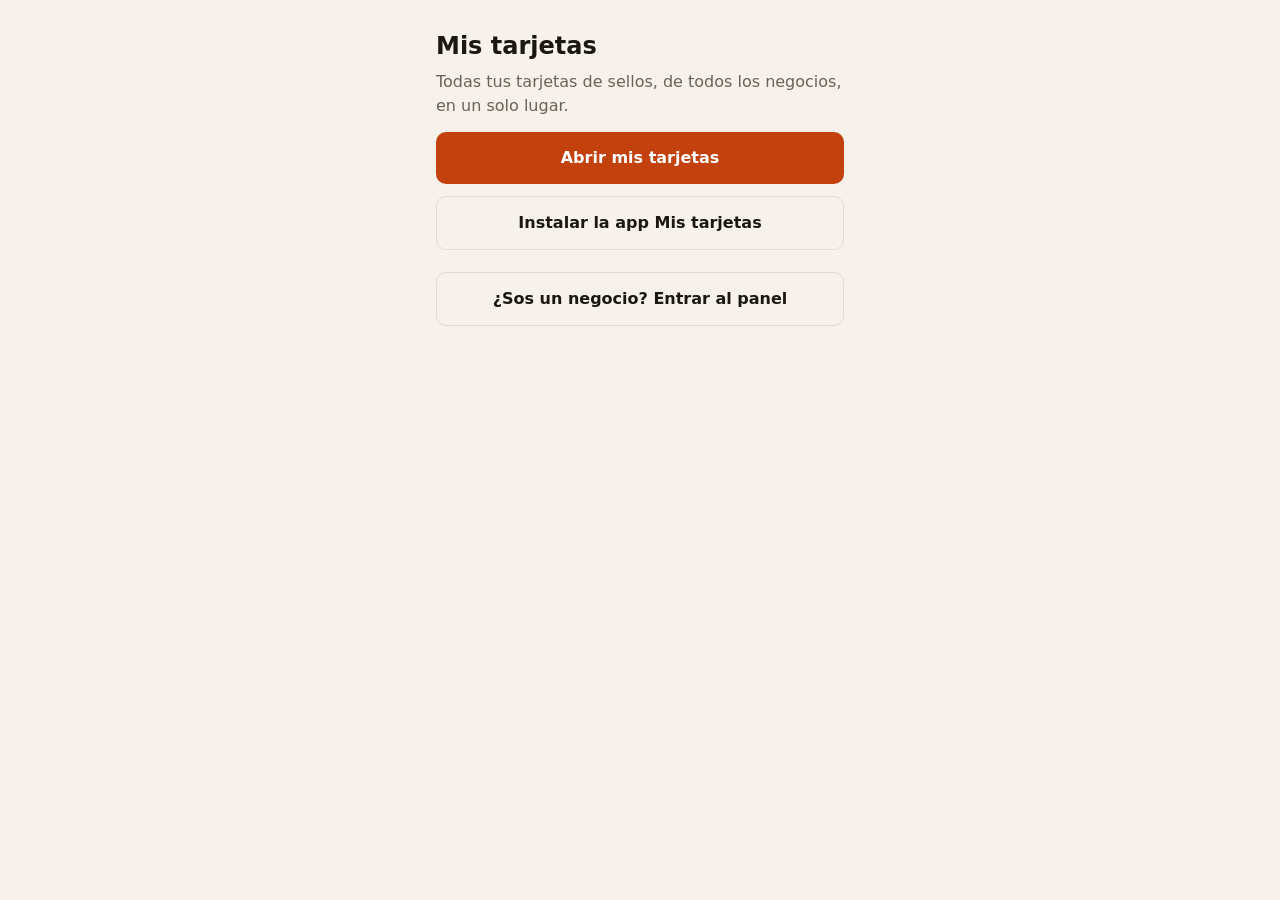
<file: tarjetas.html>
<!DOCTYPE html>
<html lang="es">
<head>
<meta charset="utf-8">
<meta http-equiv="Content-Security-Policy" content="default-src 'none'; script-src 'self' 'unsafe-inline'; style-src 'unsafe-inline'; connect-src https://bnyfhoxrezvotfktrxmb.supabase.co; img-src 'self' data:; manifest-src 'self'; worker-src 'self'; media-src blob: mediastream:; base-uri 'none'; form-action 'none'">
<meta name="referrer" content="no-referrer">
<meta name="robots" content="noindex">
<meta name="description" content="Mis tarjetas: todas tus tarjetas de sellos de todos los negocios en un solo lugar.">
<link rel="manifest" href="manifest.json">
<meta name="viewport" content="width=device-width, initial-scale=1">
<title>Mis tarjetas</title>
<style>
:root{--ac:#c2410c;--bg:#f6f1ea;--card:#fff;--ink:#1c1713;--mute:#6b6257;--line:#e4dbd0}
*{box-sizing:border-box}
body{margin:0;background:var(--bg);color:var(--ink);font:16px/1.5 system-ui,-apple-system,Segoe UI,Roboto,sans-serif}
main{max-width:440px;margin:0 auto;padding:28px 16px 40px}
h1{font-size:24px;margin:0 0 6px}
p{margin:0 0 14px;color:var(--mute)}
button,.btn{display:block;width:100%;padding:14px 16px;border:0;border-radius:10px;background:var(--ac);color:#fff;font:inherit;font-weight:700;cursor:pointer;text-align:center;text-decoration:none;margin-top:12px}
.btn.alt{background:transparent;color:var(--ink);border:1px solid var(--line)}
.aviso{margin-top:16px;padding:12px;border:1px solid var(--line);border-radius:10px;background:var(--card);font-size:14px;color:var(--mute)}
.aviso b{color:var(--ink)}
</style>
</head>
<body>
<main>
<h1>Mis tarjetas</h1>
<p>Todas tus tarjetas de sellos, de todos los negocios, en un solo lugar.</p>
<button class="btn" id="irapp">Abrir mis tarjetas</button>
<button class="btn alt" id="inst" hidden>Instalar la app Mis tarjetas</button>
<div class="aviso" id="ayuda" hidden></div>
<a class="btn alt" href="./?panel=1" style="margin-top:22px">¿Sos un negocio? Entrar al panel</a>
</main>
<script>
  document.getElementById('irapp').onclick = function () { location.href = './?mis-tarjetas'; };

  var btn = document.getElementById('inst'), ayuda = document.getElementById('ayuda');
  var ev = null;
  addEventListener('beforeinstallprompt', function (e) { e.preventDefault(); ev = e; btn.hidden = false; });
  btn.onclick = function () {
    if (ev) { ev.prompt(); ev = null; btn.hidden = true; return; }
    ayuda.hidden = false;
    ayuda.innerHTML = 'Tocá el menú del navegador (⋮ en Android, o <b>Compartir</b> en iPhone) y elegí <b>“Instalar aplicación”</b> o <b>“Agregar a pantalla de inicio”</b>.';
  };
  if (matchMedia('(display-mode: standalone)').matches || navigator.standalone) location.replace('./?mis-tarjetas');

  if ('serviceWorker' in navigator) navigator.serviceWorker.register('sw.js').catch(function () {});
</script>
</body>
</html>
</file>
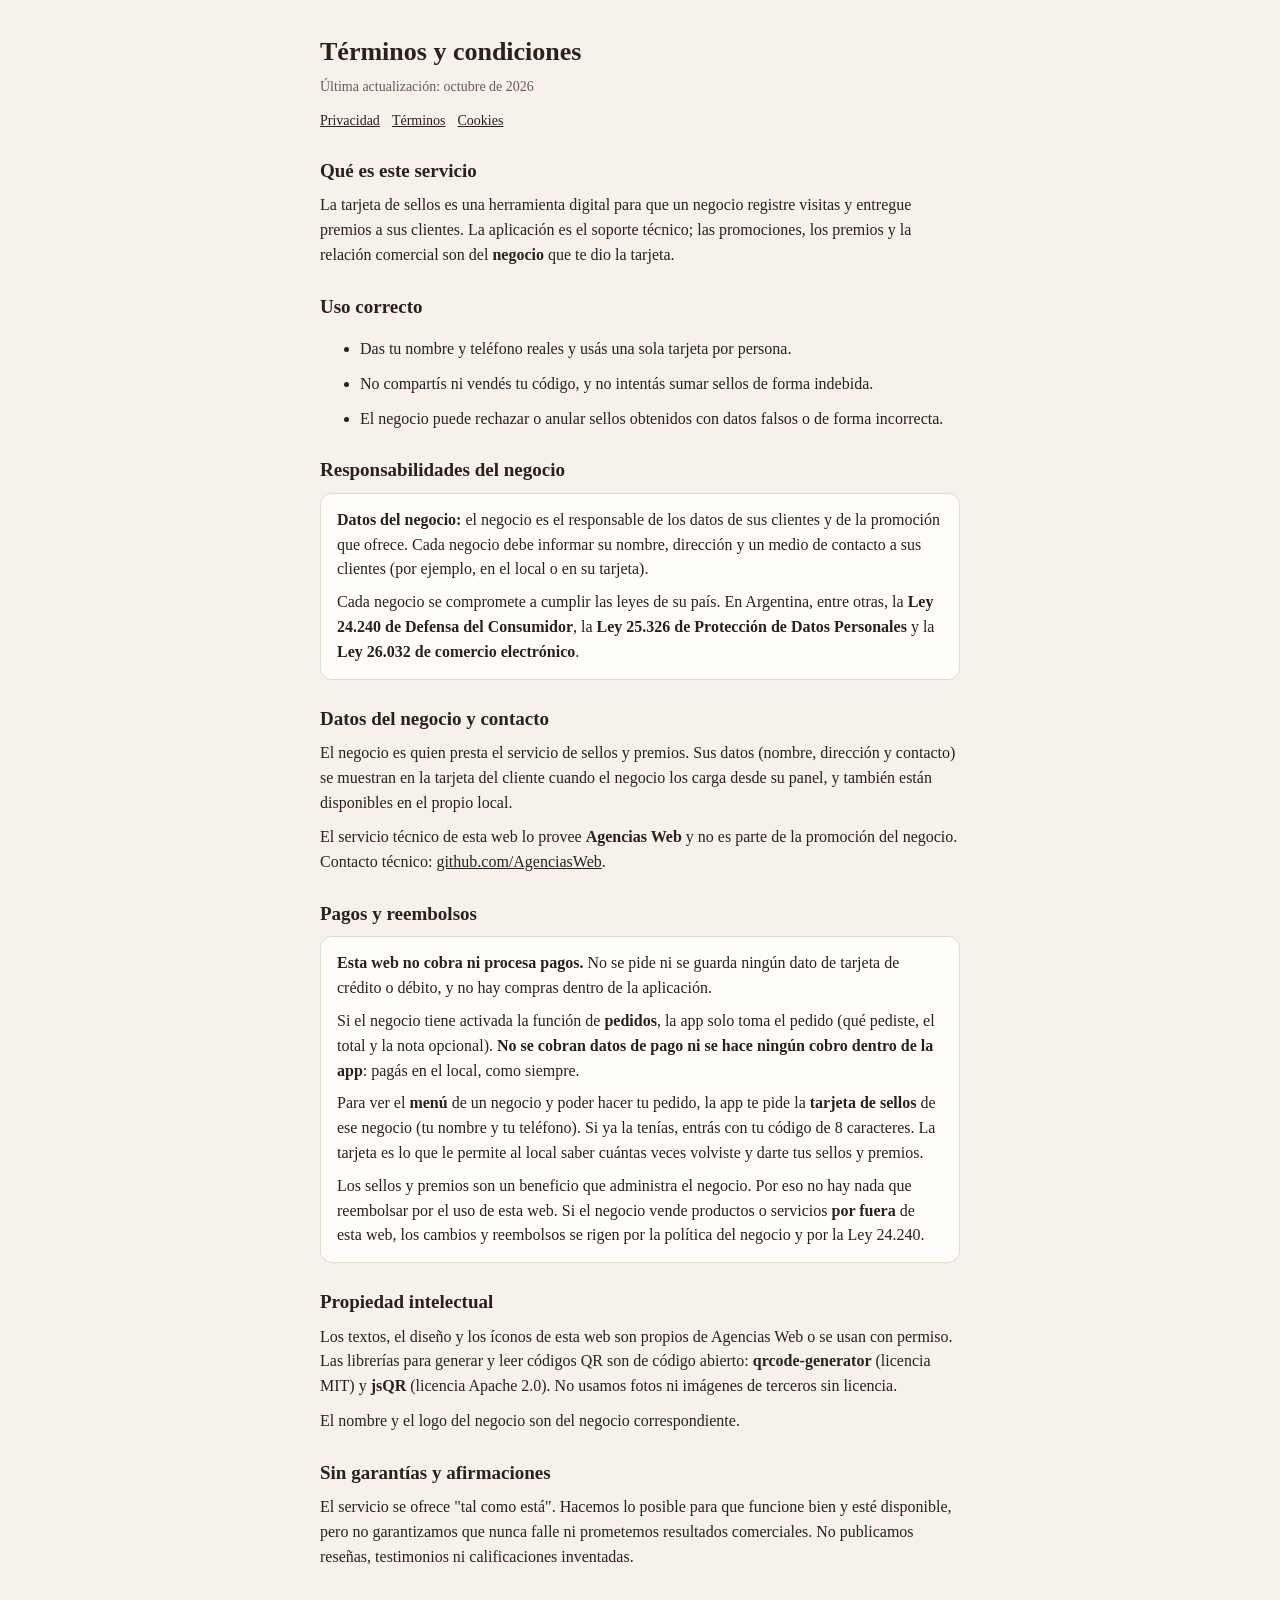
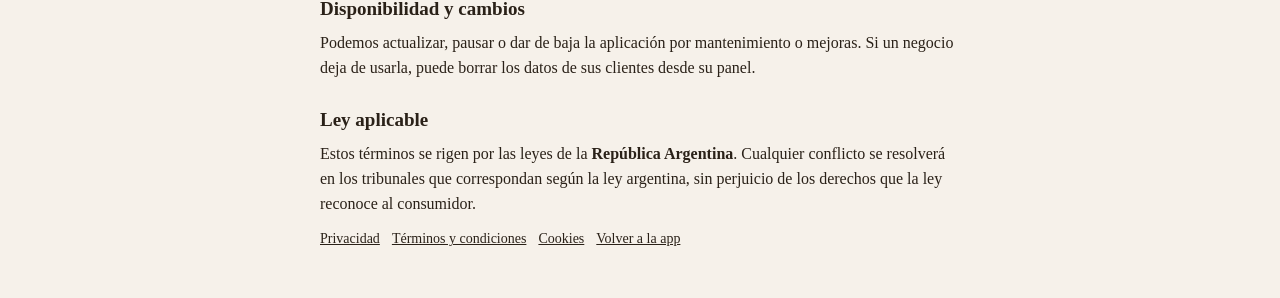
<file: terminos.html>
<!DOCTYPE html>
<html lang="es">
<head>
<meta charset="utf-8">
<meta http-equiv="Content-Security-Policy" content="default-src 'none'; style-src 'unsafe-inline'; img-src 'self' data:; base-uri 'none'; form-action 'none'">
<meta name="referrer" content="no-referrer">
<meta name="viewport" content="width=device-width, initial-scale=1">
<meta name="description" content="Términos y condiciones, datos del negocio, reembolsos, propiedad intelectual y ley aplicable de la tarjeta de sellos.">
<meta name="color-scheme" content="light dark">
<title>Términos y condiciones - Tarjeta de sellos</title>
<style>
:root{--bg:#f6f1ea;--card:#fffdf9;--ink:#2a2118;--mute:#6b5c4d;--line:#e4d9cb;color-scheme:light dark}
@media (prefers-color-scheme:dark){:root{--bg:#1c1713;--card:#272019;--ink:#f3ebe0;--mute:#b3a493;--line:#3a3128}}
body{margin:0;background:var(--bg);color:var(--ink);font:16px/1.55 Georgia,'Times New Roman',serif}
main{max-width:640px;margin:0 auto;padding:24px 16px 48px}
h1{font-size:26px;margin:8px 0 4px}h2{font-size:19px;margin:24px 0 8px}
p,li{margin:0 0 10px}.mute{color:var(--mute);font-size:14px}
a{color:inherit}
a:focus-visible{outline:3px solid var(--ink);outline-offset:2px}
nav{font-size:14px;margin:12px 0 0}
nav a{margin-right:12px}
.box{background:var(--card);border:1px solid var(--line);border-radius:12px;padding:14px 16px;margin:0 0 12px}
</style>
</head>
<body>
<main>
<h1>Términos y condiciones</h1>
<p class="mute">Última actualización: octubre de 2026</p>
<nav aria-label="Páginas legales"><a href="privacidad.html">Privacidad</a><a href="terminos.html">Términos</a><a href="cookies.html">Cookies</a></nav>

<h2>Qué es este servicio</h2>
<p>La tarjeta de sellos es una herramienta digital para que un negocio registre visitas y entregue premios a sus clientes. La aplicación es el soporte técnico; las promociones, los premios y la relación comercial son del <b>negocio</b> que te dio la tarjeta.</p>

<h2>Uso correcto</h2>
<ul>
<li>Das tu nombre y teléfono reales y usás una sola tarjeta por persona.</li>
<li>No compartís ni vendés tu código, y no intentás sumar sellos de forma indebida.</li>
<li>El negocio puede rechazar o anular sellos obtenidos con datos falsos o de forma incorrecta.</li>
</ul>

<h2>Responsabilidades del negocio</h2>
<div class="box">
<p style="margin:0 0 8px"><b>Datos del negocio:</b> el negocio es el responsable de los datos de sus clientes y de la promoción que ofrece. Cada negocio debe informar su nombre, dirección y un medio de contacto a sus clientes (por ejemplo, en el local o en su tarjeta).</p>
<p style="margin:0">Cada negocio se compromete a cumplir las leyes de su país. En Argentina, entre otras, la <b>Ley 24.240 de Defensa del Consumidor</b>, la <b>Ley 25.326 de Protección de Datos Personales</b> y la <b>Ley 26.032 de comercio electrónico</b>.</p>
</div>

<h2 id="negocio">Datos del negocio y contacto</h2>
<p>El negocio es quien presta el servicio de sellos y premios. Sus datos (nombre, dirección y contacto) se muestran en la tarjeta del cliente cuando el negocio los carga desde su panel, y también están disponibles en el propio local.</p>
<p>El servicio técnico de esta web lo provee <b>Agencias Web</b> y no es parte de la promoción del negocio. Contacto técnico: <a href="https://github.com/AgenciasWeb" rel="noopener" target="_blank">github.com/AgenciasWeb</a>.</p>

<h2>Pagos y reembolsos</h2>
<div class="box">
<p style="margin:0 0 8px"><b>Esta web no cobra ni procesa pagos.</b> No se pide ni se guarda ningún dato de tarjeta de crédito o débito, y no hay compras dentro de la aplicación.</p>
<p style="margin:0 0 8px">Si el negocio tiene activada la función de <b>pedidos</b>, la app solo toma el pedido (qué pediste, el total y la nota opcional). <b>No se cobran datos de pago ni se hace ningún cobro dentro de la app</b>: pagás en el local, como siempre.</p>
<p style="margin:0 0 8px">Para ver el <b>menú</b> de un negocio y poder hacer tu pedido, la app te pide la <b>tarjeta de sellos</b> de ese negocio (tu nombre y tu teléfono). Si ya la tenías, entrás con tu código de 8 caracteres. La tarjeta es lo que le permite al local saber cuántas veces volviste y darte tus sellos y premios.</p>
<p style="margin:0">Los sellos y premios son un beneficio que administra el negocio. Por eso no hay nada que reembolsar por el uso de esta web. Si el negocio vende productos o servicios <b>por fuera</b> de esta web, los cambios y reembolsos se rigen por la política del negocio y por la Ley 24.240.</p>
</div>

<h2>Propiedad intelectual</h2>
<p>Los textos, el diseño y los íconos de esta web son propios de Agencias Web o se usan con permiso. Las librerías para generar y leer códigos QR son de código abierto: <b>qrcode-generator</b> (licencia MIT) y <b>jsQR</b> (licencia Apache 2.0). No usamos fotos ni imágenes de terceros sin licencia.</p>
<p>El nombre y el logo del negocio son del negocio correspondiente.</p>

<h2>Sin garantías y afirmaciones</h2>
<p>El servicio se ofrece "tal como está". Hacemos lo posible para que funcione bien y esté disponible, pero no garantizamos que nunca falle ni prometemos resultados comerciales. No publicamos reseñas, testimonios ni calificaciones inventadas.</p>

<h2>Disponibilidad y cambios</h2>
<p>Podemos actualizar, pausar o dar de baja la aplicación por mantenimiento o mejoras. Si un negocio deja de usarla, puede borrar los datos de sus clientes desde su panel.</p>

<h2>Ley aplicable</h2>
<p>Estos términos se rigen por las leyes de la <b>República Argentina</b>. Cualquier conflicto se resolverá en los tribunales que correspondan según la ley argentina, sin perjuicio de los derechos que la ley reconoce al consumidor.</p>

<nav aria-label="Páginas legales"><a href="privacidad.html">Privacidad</a><a href="terminos.html">Términos y condiciones</a><a href="cookies.html">Cookies</a><a href="./">Volver a la app</a></nav>
</main>
</body>
</html>
</file>
